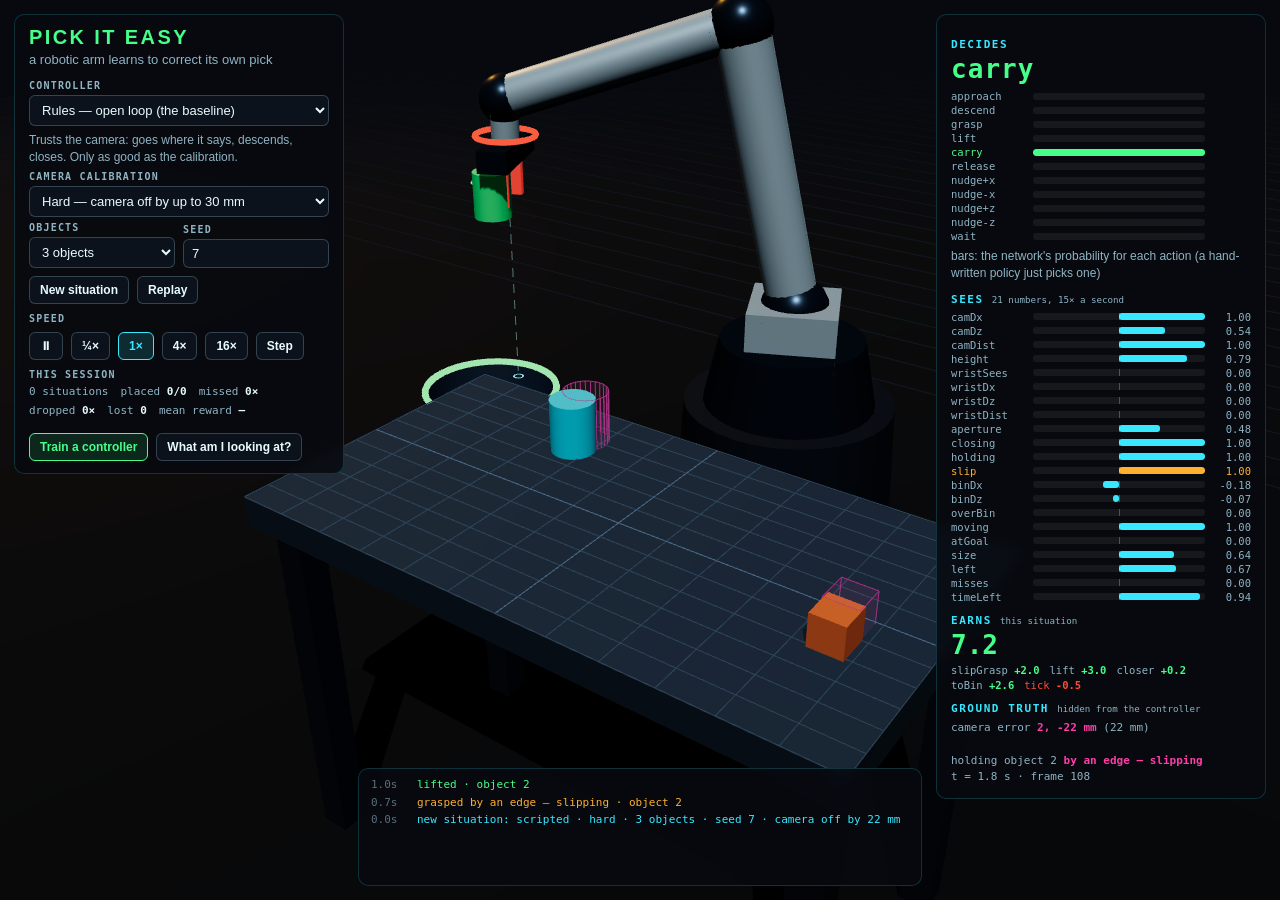
<file: app10/index.html>
<!doctype html>
<html lang="en">
<head>
<meta charset="utf-8">
<meta name="viewport" content="width=device-width, initial-scale=1">
<link rel="icon" href="data:,">
<title>Pick It Easy — a robotic arm learns to correct its pick</title>
<script type="importmap">
{ "imports": { "three": "./vendor/three/three.module.js" } }
</script>
<style>
  :root { --bg: #07090f; --panel: rgba(7,10,16,.86); --ink: #e8fbff; --dim: #8fb4c4; --green: #46ff8a; --cyan: #38e8ff; --mag: #ff3ea8; --amber: #ffb02e; --red: #ff4a3a;
    --mono: "Cascadia Mono", Consolas, "SF Mono", Menlo, "DejaVu Sans Mono", monospace; --sans: "Segoe UI", "Helvetica Neue", Arial, "DejaVu Sans", sans-serif; }
  * { box-sizing: border-box; }
  html, body { margin: 0; height: 100%; background: var(--bg); color: var(--ink); font: 13px/1.4 var(--sans); overflow: hidden; }
  canvas#c { display: block; width: 100vw; height: 100vh; touch-action: none; }
  #ui { position: fixed; inset: 0; pointer-events: none; }
  #ui > * { pointer-events: auto; }
  .panel { position: absolute; background: var(--panel); border: 1px solid rgba(56,232,255,.18); border-radius: 10px; padding: 12px 14px; backdrop-filter: blur(6px); }
  .left { left: 14px; top: 14px; width: 330px; max-height: calc(100vh - 28px); overflow: auto; }
  .right { right: 14px; top: 14px; width: 330px; max-height: calc(100vh - 28px); overflow: auto; }
  .bottom { left: 358px; right: 358px; bottom: 14px; height: 118px; padding: 8px 12px; overflow: hidden; }
  h1 { margin: 0; font: 900 20px/1 var(--sans); letter-spacing: .12em; color: var(--green); }
  .sub { color: var(--dim); margin: 4px 0 12px; }
  h2 { margin: 12px 0 6px; font: 700 11px/1 var(--mono); letter-spacing: .14em; text-transform: uppercase; color: var(--cyan); }
  h2 small { color: var(--dim); font-weight: 400; letter-spacing: 0; text-transform: none; }
  label { display: block; margin: 10px 0 4px; font: 700 10px/1 var(--mono); letter-spacing: .12em; text-transform: uppercase; color: var(--dim); }
  .sel, .in { width: 100%; background: #0c121c; color: var(--ink); border: 1px solid rgba(143,180,196,.3); border-radius: 6px; padding: 6px 8px; font: 13px var(--sans); }
  .sel:focus, .in:focus { outline: none; border-color: var(--cyan); }
  .row { display: flex; gap: 8px; align-items: flex-end; }
  .row.wrap { flex-wrap: wrap; }
  .row .col { flex: 1; min-width: 90px; }
  .row .col label { margin-top: 6px; }
  .btns { margin-top: 8px; flex-wrap: wrap; }
  .btn { background: #0c121c; color: var(--ink); border: 1px solid rgba(143,180,196,.3); border-radius: 6px; padding: 6px 10px; font: 600 12px var(--sans); cursor: pointer; }
  .btn:hover { border-color: var(--cyan); }
  .btn.on { background: rgba(56,232,255,.15); border-color: var(--cyan); color: var(--cyan); }
  .btn.acc { background: rgba(70,255,138,.12); border-color: var(--green); color: var(--green); }
  .btn.x { padding: 2px 9px; font-size: 16px; }
  .btn:disabled { opacity: .4; cursor: default; }
  .note { color: var(--dim); font-size: 12px; margin-top: 6px; min-height: 1.4em; }
  .totals { display: flex; flex-wrap: wrap; gap: 4px 12px; color: var(--dim); font-family: var(--mono); font-size: 11px; }
  .totals b { color: var(--ink); font-weight: 600; }
  .foot { margin-top: 14px; }
  .action { font: 900 26px/1 var(--mono); color: var(--green); margin: 4px 0 8px; letter-spacing: .04em; }
  .action.nudge { color: var(--amber); }
  .bars { display: grid; gap: 2px; }
  .brow { display: grid; grid-template-columns: 74px 1fr 38px; gap: 8px; align-items: center; font: 10.5px var(--mono); color: var(--dim); }
  .brow .k { overflow: hidden; text-overflow: ellipsis; white-space: nowrap; }
  .brow .v { text-align: right; }
  .brow.on { color: var(--green); }
  .brow.on .bar { background: var(--green); }
  .brow.hot { color: var(--amber); }
  .brow.hot .bar { background: var(--amber); }
  .track { position: relative; height: 7px; background: rgba(255,255,255,.06); border-radius: 3px; overflow: hidden; }
  .track .bar { position: absolute; left: 0; top: 0; height: 100%; width: 0; background: var(--cyan); border-radius: 3px; transition: width .08s linear; }
  .track.mid::after { content: ""; position: absolute; left: 50%; top: 0; width: 1px; height: 100%; background: rgba(255,255,255,.25); }
  .track.mid .bar { transition: none; }
  .reward { font: 900 26px/1 var(--mono); color: var(--green); margin: 4px 0 6px; }
  .reward.neg, .neg { color: var(--red); }
  .parts { display: flex; flex-wrap: wrap; gap: 3px 10px; font: 10.5px var(--mono); color: var(--dim); }
  .parts b { color: var(--green); font-weight: 600; }
  .parts .neg b { color: var(--red); }
  .truth { font: 11px/1.5 var(--mono); color: var(--dim); }
  .truth b { color: var(--mag); font-weight: 600; }
  .log { display: flex; flex-direction: column; gap: 1px; font: 11px/1.5 var(--mono); color: var(--dim); }
  .log .l .t { display: inline-block; width: 46px; color: rgba(143,180,196,.6); }
  .log .l.ok { color: var(--green); } .log .l.bad { color: var(--red); } .log .l.warn { color: var(--amber); } .log .l.info { color: var(--cyan); }
  .drawer { position: absolute; left: 50%; top: 14px; translate: -50% 0; width: min(760px, calc(100vw - 28px)); max-height: calc(100vh - 28px); overflow: auto; background: var(--panel); border: 1px solid rgba(70,255,138,.35); border-radius: 10px; padding: 12px 16px 16px; backdrop-filter: blur(8px); }
  .dhead { display: flex; justify-content: space-between; align-items: center; }
  .dhead h2 { margin: 4px 0; }
  .chart { width: 100%; height: 160px; margin-top: 10px; background: rgba(0,0,0,.25); border-radius: 6px; }
  .progress { margin: 8px 0 0; max-height: 220px; overflow: auto; font: 11px/1.5 var(--mono); color: var(--dim); white-space: pre-wrap; }
  .help { position: absolute; left: 50%; top: 50%; translate: -50% -50%; width: min(640px, calc(100vw - 28px)); background: var(--panel); border: 1px solid rgba(56,232,255,.35); border-radius: 10px; padding: 14px 18px 16px; backdrop-filter: blur(8px); font-size: 13.5px; line-height: 1.55; }
  .help p { margin: 8px 0; }
  .help b { color: var(--ink); }
  .help code { font-family: var(--mono); color: var(--cyan); }
  kbd { display: inline-block; font: 700 11px/1 var(--mono); padding: 2px 5px; border: 1px solid rgba(56,232,255,.5); border-radius: 4px; background: rgba(0,0,0,.5); }
  [hidden] { display: none !important; }
  @media (max-width: 1100px) { .left, .right { width: 270px; } .bottom { left: 298px; right: 298px; } .brow { grid-template-columns: 62px 1fr 34px; } }
  @media (max-width: 760px) { .left, .right { position: static; width: auto; max-height: none; } #ui { overflow: auto; display: flex; flex-direction: column; gap: 10px; padding: 10px; } .bottom { position: static; height: auto; } .drawer, .help { position: fixed; } canvas#c { height: 56vh; } }
</style>
</head>
<body>
<canvas id="c"></canvas>
<div id="ui"></div>
<script type="module" src="./src/main.js"></script>
</body>
</html>
</file>
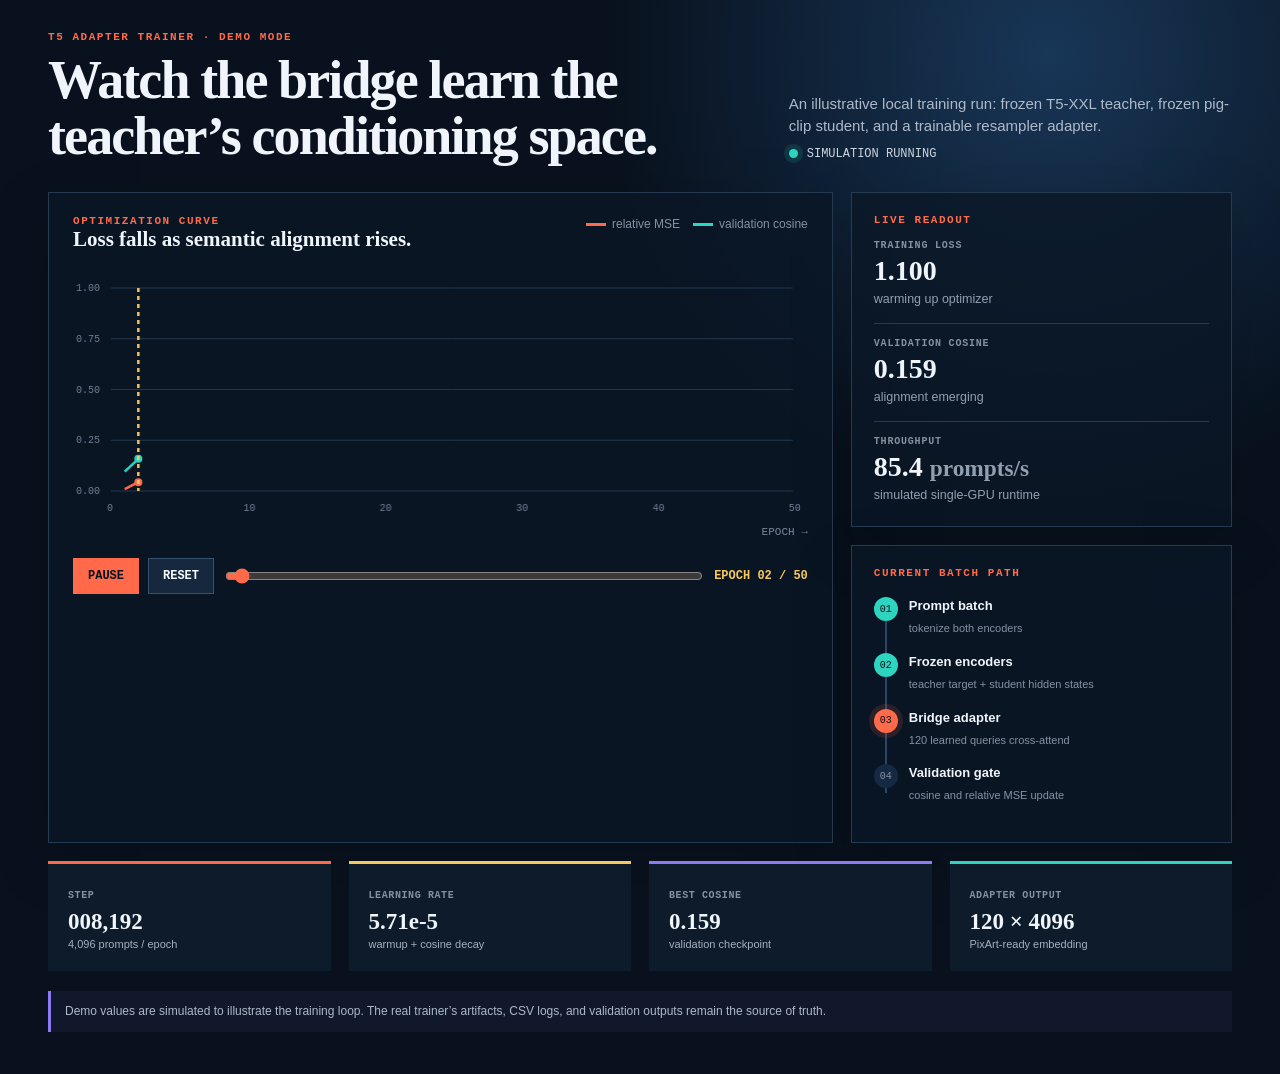
<file: app6/index.html>
<!doctype html>
<html lang="en">
<head>
  <meta charset="utf-8" />
  <meta name="viewport" content="width=device-width, initial-scale=1" />
  <title>T5 Adapter Trainer · Live Simulation</title>
  <style>
    :root { --ink:#08111d; --panel:#101f33; --paper:#f4f0e8; --muted:#8491a3; --line:#263a52; --coral:#ff6b4a; --cyan:#2dd4bf; --gold:#f6c85f; --violet:#8b7cf6; }
    * { box-sizing:border-box; }
    body { margin:0; min-height:100vh; color:#eff5fb; background:radial-gradient(circle at 82% 5%, #183657 0, transparent 28rem), var(--ink); font:15px/1.45 Inter,Segoe UI,Arial,sans-serif; }
    .shell { max-width:1240px; margin:auto; padding:32px 28px 42px; }
    .eyebrow { color:var(--coral); font:700 11px/1 Cascadia Mono,Consolas,monospace; letter-spacing:.14em; }
    header { display:flex; align-items:flex-end; justify-content:space-between; gap:24px; margin-bottom:28px; }
    h1 { max-width:760px; margin:10px 0 0; font:700 clamp(32px,5vw,54px)/1.03 Georgia,serif; letter-spacing:-.035em; }
    .subtitle { max-width:470px; margin:0; color:#aebaca; }
    .tag { display:inline-flex; gap:9px; align-items:center; margin-top:10px; color:#cbd5e1; font:12px Cascadia Mono,Consolas,monospace; }
    .dot { width:9px; height:9px; border-radius:50%; background:var(--cyan); box-shadow:0 0 0 5px #2dd4bf20; }
    .grid { display:grid; grid-template-columns:1.75fr .85fr; gap:18px; }
    .card { border:1px solid var(--line); background:#0b1726cc; box-shadow:0 18px 60px #00000025; }
    .chart-card { padding:23px 24px 18px; min-height:408px; }
    .card-head { display:flex; align-items:flex-start; justify-content:space-between; gap:12px; }
    h2 { margin:0; font:700 21px Georgia,serif; }
    .legend { display:flex; flex-wrap:wrap; gap:13px; color:var(--muted); font-size:12px; }
    .legend span { display:inline-flex; align-items:center; gap:6px; }
    .legend i { width:20px; height:3px; display:block; }
    canvas { width:100%; height:245px; display:block; margin:20px 0 9px; }
    .axis-note { color:#77879a; font:11px Cascadia Mono,Consolas,monospace; text-align:right; }
    .controls { display:grid; grid-template-columns:auto auto 1fr auto; gap:9px; align-items:center; margin-top:20px; }
    button { cursor:pointer; border:1px solid #37516f; padding:10px 14px; color:#f8fbff; background:#16283d; font:700 12px Cascadia Mono,Consolas,monospace; transition:.2s; }
    button:hover { transform:translateY(-1px); border-color:var(--cyan); }
    button.primary { border-color:var(--coral); background:var(--coral); color:var(--ink); }
    input[type="range"] { accent-color:var(--coral); width:100%; }
    .epoch-readout { min-width:98px; color:var(--gold); font:700 12px Cascadia Mono,Consolas,monospace; text-align:right; }
    .side { display:flex; flex-direction:column; gap:18px; }
    .metrics { padding:22px; }
    .metric { padding:14px 0; border-bottom:1px solid var(--line); }
    .metric:last-child { border-bottom:0; padding-bottom:0; }
    .metric label { display:block; color:var(--muted); font:700 10px Cascadia Mono,Consolas,monospace; letter-spacing:.08em; }
    .metric strong { display:block; margin-top:4px; font:700 28px Georgia,serif; }
    .metric small { color:#91a0b1; }
    .pipeline { padding:22px; }
    .flow { position:relative; margin-top:18px; }
    .flow:before { content:""; position:absolute; left:11px; top:12px; bottom:12px; width:2px; background:#2c4563; }
    .stage { position:relative; display:grid; grid-template-columns:24px 1fr; gap:11px; align-items:start; margin:15px 0; }
    .stage b { width:24px; height:24px; display:grid; place-items:center; border-radius:50%; background:#152a42; color:var(--muted); font:10px Cascadia Mono,Consolas,monospace; z-index:1; }
    .stage.active b { background:var(--coral); color:var(--ink); box-shadow:0 0 0 5px #ff6b4a22; }
    .stage.done b { background:var(--cyan); color:var(--ink); }
    .stage strong { display:block; font-size:13px; }
    .stage span { color:var(--muted); font-size:11px; }
    .bottom { display:grid; grid-template-columns:repeat(4,1fr); gap:18px; margin-top:18px; }
    .stat { padding:18px 20px; border-top:3px solid var(--accent); background:#0d1b2b; }
    .stat label { color:var(--muted); font:700 10px Cascadia Mono,Consolas,monospace; letter-spacing:.06em; }
    .stat strong { display:block; margin-top:5px; font:700 23px Georgia,serif; }
    .stat p { min-height:16px; margin:2px 0 0; color:#a3b0c0; font-size:11px; }
    .notice { margin-top:20px; padding:12px 14px; border-left:3px solid var(--violet); color:#acb9c8; background:#8b7cf610; font-size:12px; }
    @media (max-width:850px) { header,.grid { display:block; } .subtitle { margin-top:16px; } .side { margin-top:18px; } .bottom { grid-template-columns:repeat(2,1fr); } }
    @media (max-width:520px) { .shell { padding:24px 16px; } .chart-card { padding:18px 14px; } .controls { grid-template-columns:1fr 1fr; } .controls input { grid-column:1 / -1; } .bottom { gap:10px; } }
  </style>
</head>
<body>
  <main class="shell">
    <header>
      <div>
        <div class="eyebrow">T5 ADAPTER TRAINER · DEMO MODE</div>
        <h1>Watch the bridge learn the teacher’s conditioning space.</h1>
      </div>
      <div>
        <p class="subtitle">An illustrative local training run: frozen T5-XXL teacher, frozen pig-clip student, and a trainable resampler adapter.</p>
        <div class="tag"><span class="dot" id="statusDot"></span><span id="status">SIMULATION RUNNING</span></div>
      </div>
    </header>

    <section class="grid">
      <article class="card chart-card">
        <div class="card-head">
          <div><div class="eyebrow">OPTIMIZATION CURVE</div><h2>Loss falls as semantic alignment rises.</h2></div>
          <div class="legend"><span><i style="background:var(--coral)"></i>relative MSE</span><span><i style="background:var(--cyan)"></i>validation cosine</span></div>
        </div>
        <canvas id="curve" aria-label="Animated training improvement chart"></canvas>
        <div class="axis-note">EPOCH →</div>
        <div class="controls">
          <button class="primary" id="toggle">PAUSE</button><button id="reset">RESET</button>
          <input id="epochSlider" type="range" min="1" max="50" value="1" aria-label="Epoch" />
          <div class="epoch-readout" id="epochReadout">EPOCH 01 / 50</div>
        </div>
      </article>

      <aside class="side">
        <article class="card metrics">
          <div class="eyebrow">LIVE READOUT</div>
          <div class="metric"><label>TRAINING LOSS</label><strong id="loss">1.000</strong><small id="lossNote">warming up optimizer</small></div>
          <div class="metric"><label>VALIDATION COSINE</label><strong id="cosine">0.095</strong><small id="cosineNote">teacher / adapter alignment</small></div>
          <div class="metric"><label>THROUGHPUT</label><strong id="throughput">84.2 <small>prompts/s</small></strong><small>simulated single-GPU runtime</small></div>
        </article>
        <article class="card pipeline">
          <div class="eyebrow">CURRENT BATCH PATH</div>
          <div class="flow" id="flow">
            <div class="stage done"><b>01</b><div><strong>Prompt batch</strong><span>tokenize both encoders</span></div></div>
            <div class="stage active"><b>02</b><div><strong>Frozen encoders</strong><span>teacher target + student hidden states</span></div></div>
            <div class="stage"><b>03</b><div><strong>Bridge adapter</strong><span>120 learned queries cross-attend</span></div></div>
            <div class="stage"><b>04</b><div><strong>Validation gate</strong><span>cosine and relative MSE update</span></div></div>
          </div>
        </article>
      </aside>
    </section>

    <section class="bottom">
      <div class="stat" style="--accent:var(--coral)"><label>STEP</label><strong id="step">000,000</strong><p>4,096 prompts / epoch</p></div>
      <div class="stat" style="--accent:var(--gold)"><label>LEARNING RATE</label><strong id="lr">2.00e-4</strong><p>warmup + cosine decay</p></div>
      <div class="stat" style="--accent:var(--violet)"><label>BEST COSINE</label><strong id="best">0.095</strong><p>validation checkpoint</p></div>
      <div class="stat" style="--accent:var(--cyan)"><label>ADAPTER OUTPUT</label><strong>120 × 4096</strong><p>PixArt-ready embedding</p></div>
    </section>
    <div class="notice">Demo values are simulated to illustrate the training loop. The real trainer’s artifacts, CSV logs, and validation outputs remain the source of truth.</div>
  </main>

  <script>
    const maxEpoch = 50;
    let epoch = 1, running = true, timer;
    const $ = (id) => document.getElementById(id);
    const canvas = $('curve'), ctx = canvas.getContext('2d');
    const lossSeries = Array.from({length:maxEpoch}, (_, i) => Math.max(.16, 1.05 * Math.exp(-i / 15) + .09 + Math.sin(i * 1.7) * .028));
    const cosineSeries = Array.from({length:maxEpoch}, (_, i) => Math.min(.942, .095 + .86 * (1 - Math.exp(-i / 16)) + Math.sin(i * 1.3) * .012));

    function metricsAt(i) {
      const loss = lossSeries[i - 1], cosine = cosineSeries[i - 1];
      return { loss, cosine, throughput: 82 + Math.sin(i * .9) * 3.4 + i * .05, step: i * 4096, lr: i < 7 ? 2e-4 * i / 7 : 2e-4 * (.1 + .9 * .5 * (1 + Math.cos(Math.PI * (i - 7) / 43))) };
    }
    function draw() {
      const rect = canvas.getBoundingClientRect(), dpr = devicePixelRatio || 1;
      canvas.width = rect.width * dpr; canvas.height = rect.height * dpr; ctx.setTransform(dpr,0,0,dpr,0,0);
      const w=rect.width, h=rect.height, pad={l:38,r:16,t:16,b:26}, iw=w-pad.l-pad.r, ih=h-pad.t-pad.b;
      ctx.clearRect(0,0,w,h); ctx.lineWidth=1;
      ctx.strokeStyle='#223850'; ctx.fillStyle='#718096'; ctx.font='10px Cascadia Mono, monospace';
      [0,.25,.5,.75,1].forEach((t) => { const y=pad.t+ih*t; ctx.beginPath();ctx.moveTo(pad.l,y);ctx.lineTo(w-pad.r,y);ctx.stroke(); ctx.fillText((1-t).toFixed(2),3,y+3); });
      [0,10,20,30,40,50].forEach((x) => { const px=pad.l+iw*x/maxEpoch; ctx.fillText(x,px-4,h-6); });
      const path = (values, color, scale) => { ctx.strokeStyle=color;ctx.lineWidth=2.5;ctx.beginPath(); values.slice(0,epoch).forEach((v,i)=>{const x=pad.l+iw*(i+1)/maxEpoch,y=pad.t+ih*(1-scale(v));i?ctx.lineTo(x,y):ctx.moveTo(x,y);});ctx.stroke(); const i=epoch-1,v=values[i],x=pad.l+iw*(i+1)/maxEpoch,y=pad.t+ih*(1-scale(v));ctx.fillStyle=color;ctx.beginPath();ctx.arc(x,y,4,0,Math.PI*2);ctx.fill(); };
      path(lossSeries,'#ff6b4a',v => 1-v/1.15); path(cosineSeries,'#2dd4bf',v => v);
      const x=pad.l+iw*epoch/maxEpoch;ctx.strokeStyle='#f6c85f';ctx.setLineDash([4,4]);ctx.beginPath();ctx.moveTo(x,pad.t);ctx.lineTo(x,h-pad.b);ctx.stroke();ctx.setLineDash([]);
    }
    function update() {
      const m=metricsAt(epoch); $('loss').textContent=m.loss.toFixed(3); $('cosine').textContent=m.cosine.toFixed(3); $('throughput').innerHTML=`${m.throughput.toFixed(1)} <small>prompts/s</small>`;
      $('step').textContent=m.step.toLocaleString('en-US').padStart(7,'0'); $('lr').textContent=m.lr.toExponential(2); $('best').textContent=Math.max(...cosineSeries.slice(0,epoch)).toFixed(3);
      $('epochReadout').textContent=`EPOCH ${String(epoch).padStart(2,'0')} / ${maxEpoch}`; $('epochSlider').value=epoch;
      $('lossNote').textContent=epoch < 8 ? 'warming up optimizer' : epoch < 35 ? 'converging on teacher space' : 'fine-tuning semantic detail';
      $('cosineNote').textContent=epoch < 12 ? 'alignment emerging' : epoch < 36 ? 'validation steadily improving' : 'approaching plateau';
      [...document.querySelectorAll('.stage')].forEach((s,i)=>s.className='stage '+(i < (epoch % 4) ? 'done' : i === (epoch % 4) ? 'active' : ''));
      draw();
    }
    function setRunning(next) { running=next; $('toggle').textContent=running?'PAUSE':'PLAY'; $('status').textContent=running?'SIMULATION RUNNING':'SIMULATION PAUSED'; $('statusDot').style.background=running?'var(--cyan)':'var(--gold)'; clearInterval(timer); if(running) timer=setInterval(()=>{epoch=epoch===maxEpoch?1:epoch+1;update();},900); }
    $('toggle').onclick=()=>setRunning(!running); $('reset').onclick=()=>{epoch=1;update();}; $('epochSlider').oninput=e=>{epoch=+e.target.value;update();};
    addEventListener('resize',draw); update(); setRunning(true);
  </script>
</body>
</html>
</file>
